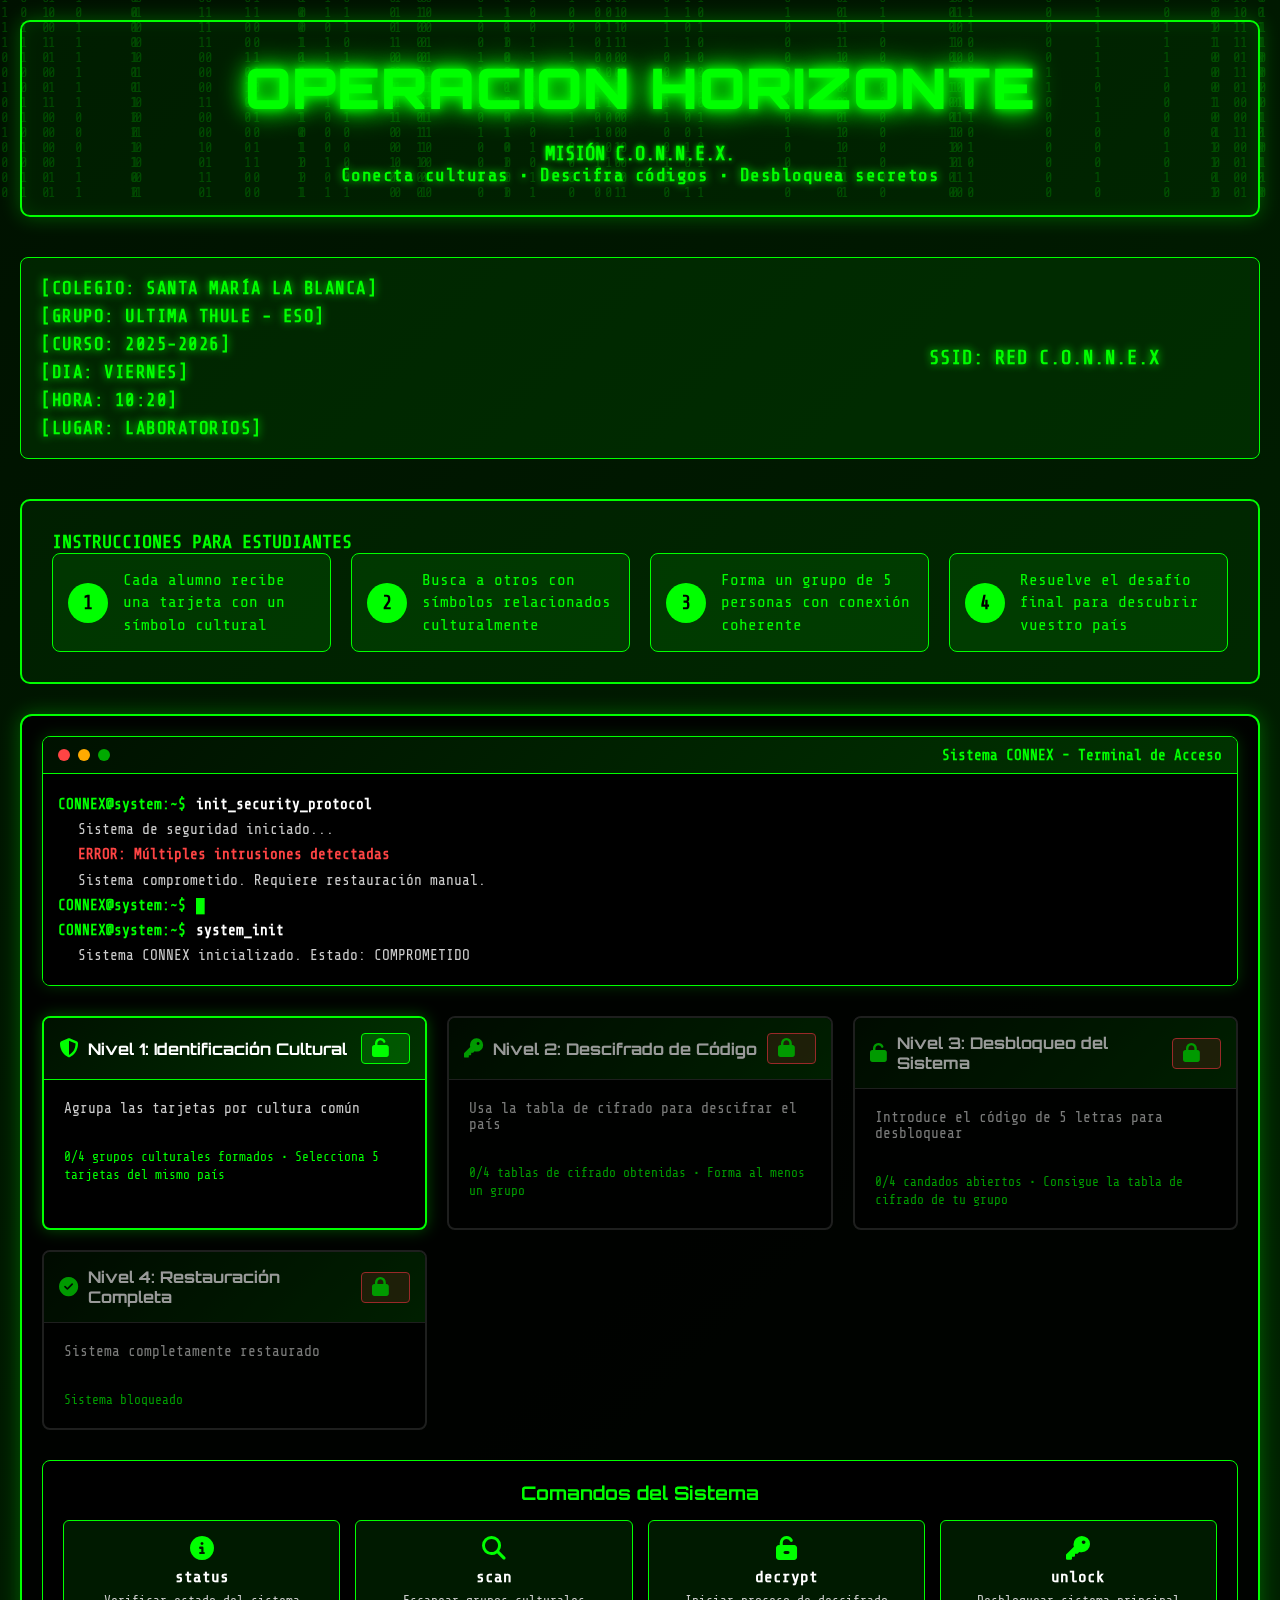
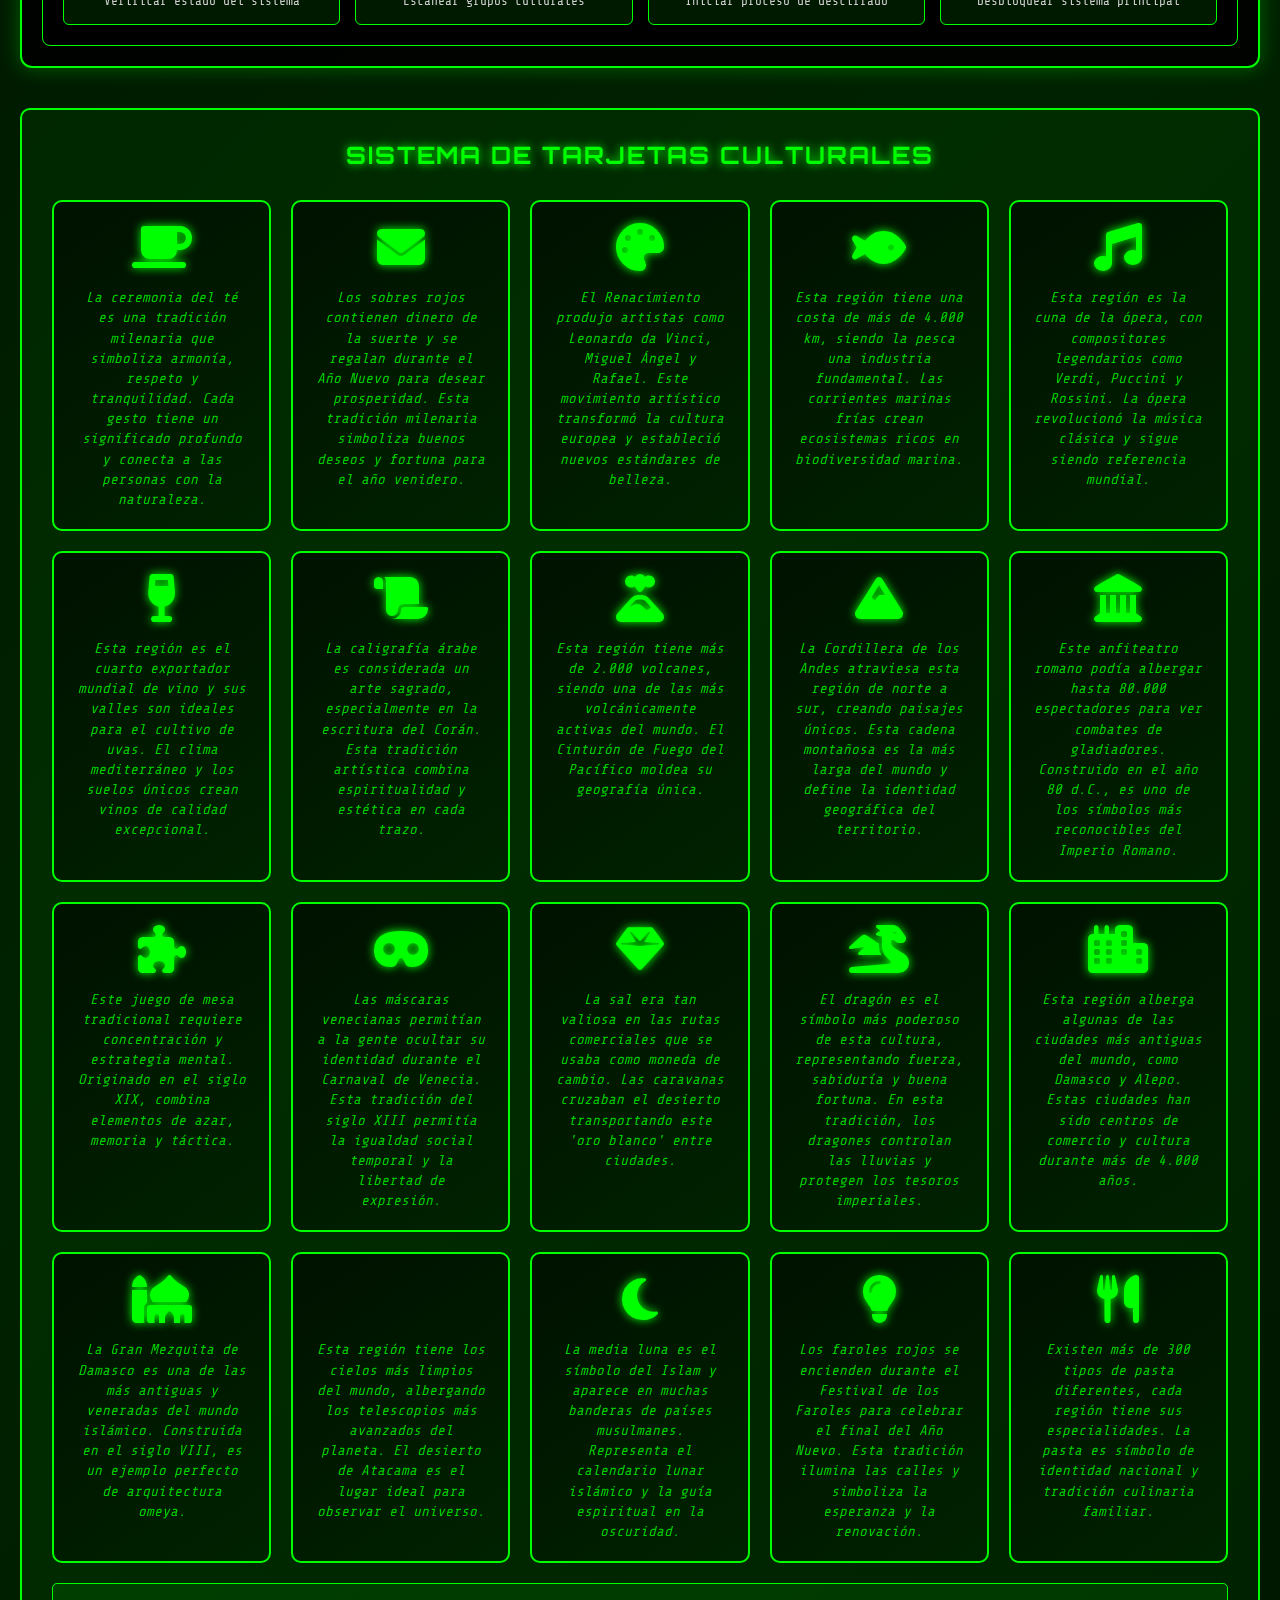
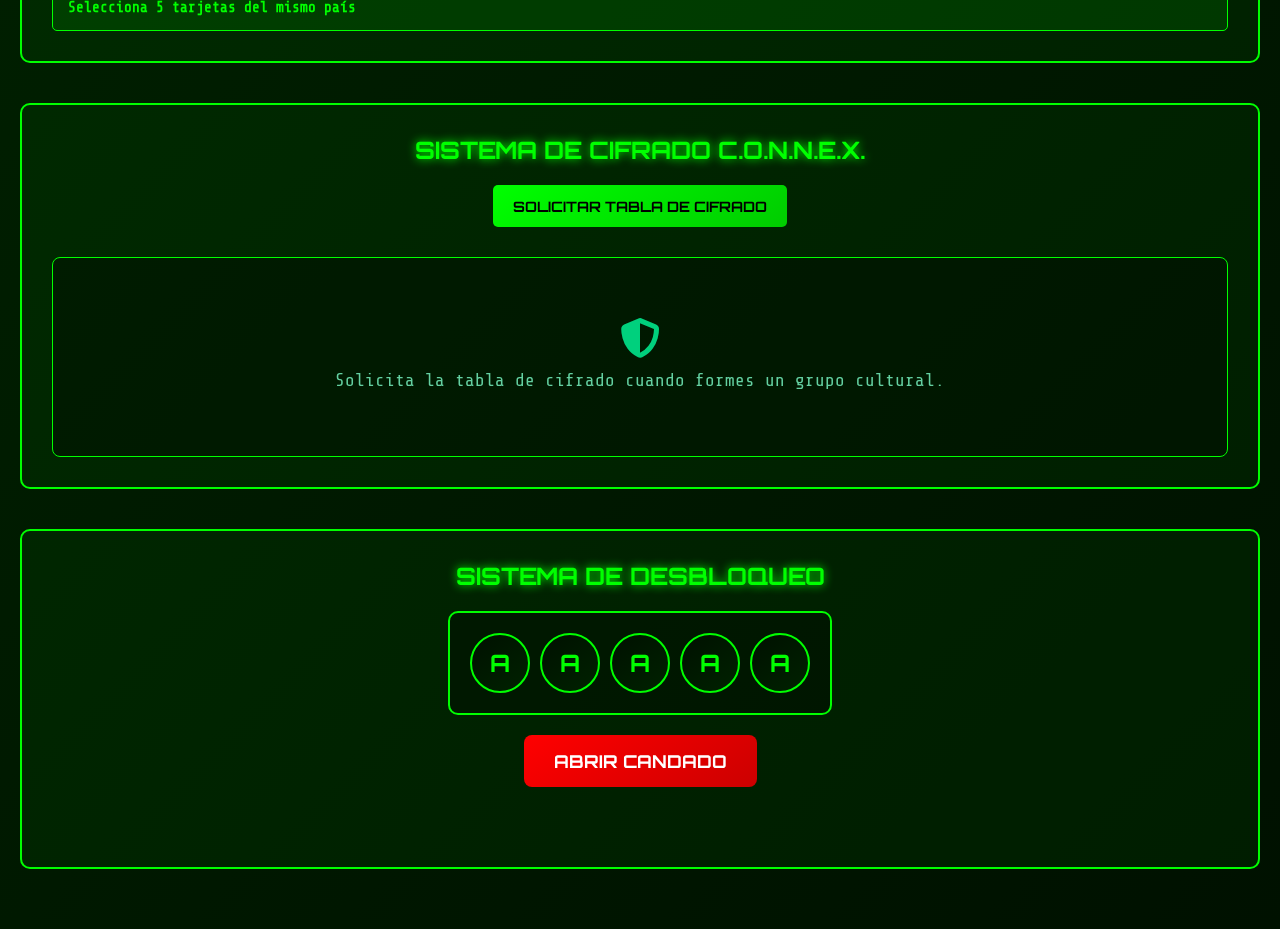
<file: index.html>
<!DOCTYPE html>
<html lang="es">
<head>
    <meta charset="UTF-8">
    <meta name="viewport" content="width=device-width, initial-scale=1.0">
    <title>OPERACION HORIZONTE - Misión C.O.N.N.E.X.</title>
    <link rel="stylesheet" href="styles.css">
    <link href="https://fonts.googleapis.com/css2?family=Orbitron:wght@400;700;900&family=Share+Tech+Mono&display=swap" rel="stylesheet">
    <link rel="stylesheet" href="https://cdnjs.cloudflare.com/ajax/libs/font-awesome/6.4.0/css/all.min.css">
</head>
<body>
    <!-- Efecto de lluvia digital -->
    <div id="matrix-rain"></div>
    
    <!-- Contenedor principal -->
    <div class="container">
        <!-- Header principal -->
        <header class="main-header">
            <div class="glitch-container">
                <h1 class="glitch-title" data-text="OPERACION HORIZONTE">OPERACION HORIZONTE</h1>
            </div>
            <div class="subtitle">
                <span class="terminal-text">MISIÓN C.O.N.N.E.X.</span>
            </div>
            <div class="info-line">Conecta culturas • Descifra códigos • Desbloquea secretos</div>
        </header>

        <!-- Información del evento -->
        <div class="event-info">
            <div class="info-block">
                <div class="info-line">[COLEGIO: SANTA MARÍA LA BLANCA]</div>
                <div class="info-line">[GRUPO: ULTIMA THULE - ESO]</div>
                <div class="info-line">[CURSO: 2025-2026]</div>
                <div class="info-line">[DIA: VIERNES]</div>
                <div class="info-line">[HORA: 10:20]</div>
                <div class="info-line">[LUGAR: LABORATORIOS]</div>
            </div>
            <div class="ssid-info">
                <span class="ssid-text">SSID: RED C.O.N.N.E.X</span>
            </div>
        </div>

        <!-- Instrucciones para Estudiantes -->
        <div class="student-instructions">
            <h3>INSTRUCCIONES PARA ESTUDIANTES</h3>
            <div class="instruction-steps">
                <div class="step">
                    <span class="step-number">1</span>
                    <span class="step-text">Cada alumno recibe una tarjeta con un símbolo cultural</span>
                </div>
                <div class="step">
                    <span class="step-number">2</span>
                    <span class="step-text">Busca a otros con símbolos relacionados culturalmente</span>
                </div>
                <div class="step">
                    <span class="step-number">3</span>
                    <span class="step-text">Forma un grupo de 5 personas con conexión coherente</span>
                </div>
                <div class="step">
                    <span class="step-number">4</span>
                    <span class="step-text">Resuelve el desafío final para descubrir vuestro país</span>
                </div>
            </div>
        </div>

        <!-- Sistema de Ventanas Progresivas -->
        <div class="hack-system">
            <div class="terminal-window" id="terminalWindow">
                <div class="terminal-header">
                    <div class="terminal-buttons">
                        <span class="btn-close"></span>
                        <span class="btn-minimize"></span>
                        <span class="btn-maximize"></span>
                    </div>
                    <div class="terminal-title">Sistema CONNEX - Terminal de Acceso</div>
                </div>
                <div class="terminal-body">
                    <div class="terminal-output" id="terminalOutput">
                        <div class="terminal-line">
                            <span class="prompt">CONNEX@system:~$</span> 
                            <span class="command">init_security_protocol</span>
                        </div>
                        <div class="terminal-line">
                            <span class="output">Sistema de seguridad iniciado...</span>
                        </div>
                        <div class="terminal-line">
                            <span class="output error">ERROR: Múltiples intrusiones detectadas</span>
                        </div>
                        <div class="terminal-line">
                            <span class="output">Sistema comprometido. Requiere restauración manual.</span>
                        </div>
                        <div class="terminal-line">
                            <span class="prompt">CONNEX@system:~$</span> 
                            <span class="cursor">█</span>
                        </div>
                    </div>
                </div>
            </div>

            <div class="progress-windows">
                <div class="window-level" id="level1" data-level="1">
                    <div class="window-header">
                        <i class="fas fa-shield-alt"></i>
                        <span>Nivel 1: Identificación Cultural</span>
                        <div class="window-status locked">
                            <i class="fas fa-lock"></i>
                        </div>
                    </div>
                    <div class="window-content">
                        <p>Agrupa las tarjetas por cultura común</p>
                        <div class="progress-indicator">
                            <div class="progress-bar">
                                <div class="progress-fill" style="width: 0%"></div>
                            </div>
                            <span class="progress-text">0/4 grupos completados</span>
                        </div>
                    </div>
                </div>

                <div class="window-level" id="level2" data-level="2">
                    <div class="window-header">
                        <i class="fas fa-key"></i>
                        <span>Nivel 2: Descifrado de Código</span>
                        <div class="window-status locked">
                            <i class="fas fa-lock"></i>
                        </div>
                    </div>
                    <div class="window-content">
                        <p>Usa la tabla de cifrado para descifrar el país</p>
                        <div class="progress-indicator">
                            <div class="progress-bar">
                                <div class="progress-fill" style="width: 0%"></div>
                            </div>
                            <span class="progress-text">0/4 países descifrados</span>
                        </div>
                    </div>
                </div>

                <div class="window-level" id="level3" data-level="3">
                    <div class="window-header">
                        <i class="fas fa-unlock"></i>
                        <span>Nivel 3: Desbloqueo del Sistema</span>
                        <div class="window-status locked">
                            <i class="fas fa-lock"></i>
                        </div>
                    </div>
                    <div class="window-content">
                        <p>Introduce el código de 5 letras para desbloquear</p>
                        <div class="progress-indicator">
                            <div class="progress-bar">
                                <div class="progress-fill" style="width: 0%"></div>
                            </div>
                            <span class="progress-text">0/4 candados abiertos</span>
                        </div>
                    </div>
                </div>

                <div class="window-level" id="level4" data-level="4">
                    <div class="window-header">
                        <i class="fas fa-check-circle"></i>
                        <span>Nivel 4: Restauración Completa</span>
                        <div class="window-status locked">
                            <i class="fas fa-lock"></i>
                        </div>
                    </div>
                    <div class="window-content">
                        <p>Sistema completamente restaurado</p>
                        <div class="progress-indicator">
                            <div class="progress-bar">
                                <div class="progress-fill" style="width: 0%"></div>
                            </div>
                            <span class="progress-text">Misión completada</span>
                        </div>
                    </div>
                </div>
            </div>

            <div class="system-commands">
                <div class="command-panel">
                    <h3>Comandos del Sistema</h3>
                    <div class="command-list">
                        <div class="command-item" data-command="status">
                            <i class="fas fa-info-circle"></i>
                            <span>status</span>
                            <small>Verificar estado del sistema</small>
                        </div>
                        <div class="command-item" data-command="scan">
                            <i class="fas fa-search"></i>
                            <span>scan</span>
                            <small>Escanear grupos culturales</small>
                        </div>
                        <div class="command-item" data-command="decrypt">
                            <i class="fas fa-unlock-alt"></i>
                            <span>decrypt</span>
                            <small>Iniciar proceso de descifrado</small>
                        </div>
                        <div class="command-item" data-command="unlock">
                            <i class="fas fa-key"></i>
                            <span>unlock</span>
                            <small>Desbloquear sistema principal</small>
                        </div>
                    </div>
                </div>
            </div>
        </div>

        <!-- Sistema de Tarjetas Culturales -->
        <div class="card-section">
            <h2 class="section-title">SISTEMA DE TARJETAS CULTURALES</h2>
            <div class="card-grid" id="cardGrid">
                <!-- Las tarjetas se generarán dinámicamente -->
            </div>
            <div class="group-status" id="groupStatus">
                <span>Selecciona 5 tarjetas del mismo país</span>
            </div>
        </div>

        <!-- Sistema de Tablas de Cifrado -->
        <div class="cipher-system">
            <h2 class="section-title">SISTEMA DE CIFRADO C.O.N.N.E.X.</h2>
            <div class="cipher-controls">
                <button id="requestTable" class="action-btn" aria-describedby="table-help">SOLICITAR TABLA DE CIFRADO</button>
                <div id="table-help" class="sr-only">Solicita la tabla de cifrado para tu grupo</div>
            </div>
            <div class="cipher-display" id="cipherDisplay" role="region" aria-label="Tabla de cifrado">
                <!-- La tabla se mostrará aquí -->
            </div>
        </div>

        <!-- Sistema de Candado -->
        <div class="lock-system">
            <h2 class="section-title">SISTEMA DE DESBLOQUEO</h2>
            <div class="lock-container">
                <div class="lock-display">
                    <div class="lock-wheel" id="wheel1" tabindex="0" role="button" aria-label="Rueda 1 del candado">A</div>
                    <div class="lock-wheel" id="wheel2" tabindex="0" role="button" aria-label="Rueda 2 del candado">A</div>
                    <div class="lock-wheel" id="wheel3" tabindex="0" role="button" aria-label="Rueda 3 del candado">A</div>
                    <div class="lock-wheel" id="wheel4" tabindex="0" role="button" aria-label="Rueda 4 del candado">A</div>
                    <div class="lock-wheel" id="wheel5" tabindex="0" role="button" aria-label="Rueda 5 del candado">A</div>
                </div>
                <button id="unlockBtn" class="unlock-btn" aria-describedby="unlock-help">ABRIR CANDADO</button>
                <div id="unlock-help" class="sr-only">Intenta abrir el candado con la combinación correcta</div>
                <div id="lockStatus" class="lock-status" aria-live="polite"></div>
            </div>
        </div>

    </div>

    <!-- Modal de Mensaje Cultural -->
    <div id="culturalModal" class="modal" style="display: none;">
        <div class="modal-content">
            <div class="modal-header">
                <h2 id="culturalTitle" class="modal-title">Mensaje Cultural</h2>
                <span class="close-modal">&times;</span>
            </div>
            <div class="modal-body">
                <div id="culturalMessage" class="cultural-message">
                    <!-- El mensaje se insertará aquí dinámicamente -->
                </div>
            </div>
        </div>
    </div>

    <!-- Scripts -->
    <script src="script.js"></script>
    <script>
        // Configurar como estudiante general (sin grupo específico)
        window.isFacilitator = false;
        window.currentGroup = null;
    </script>
</body>
</html>
</file>
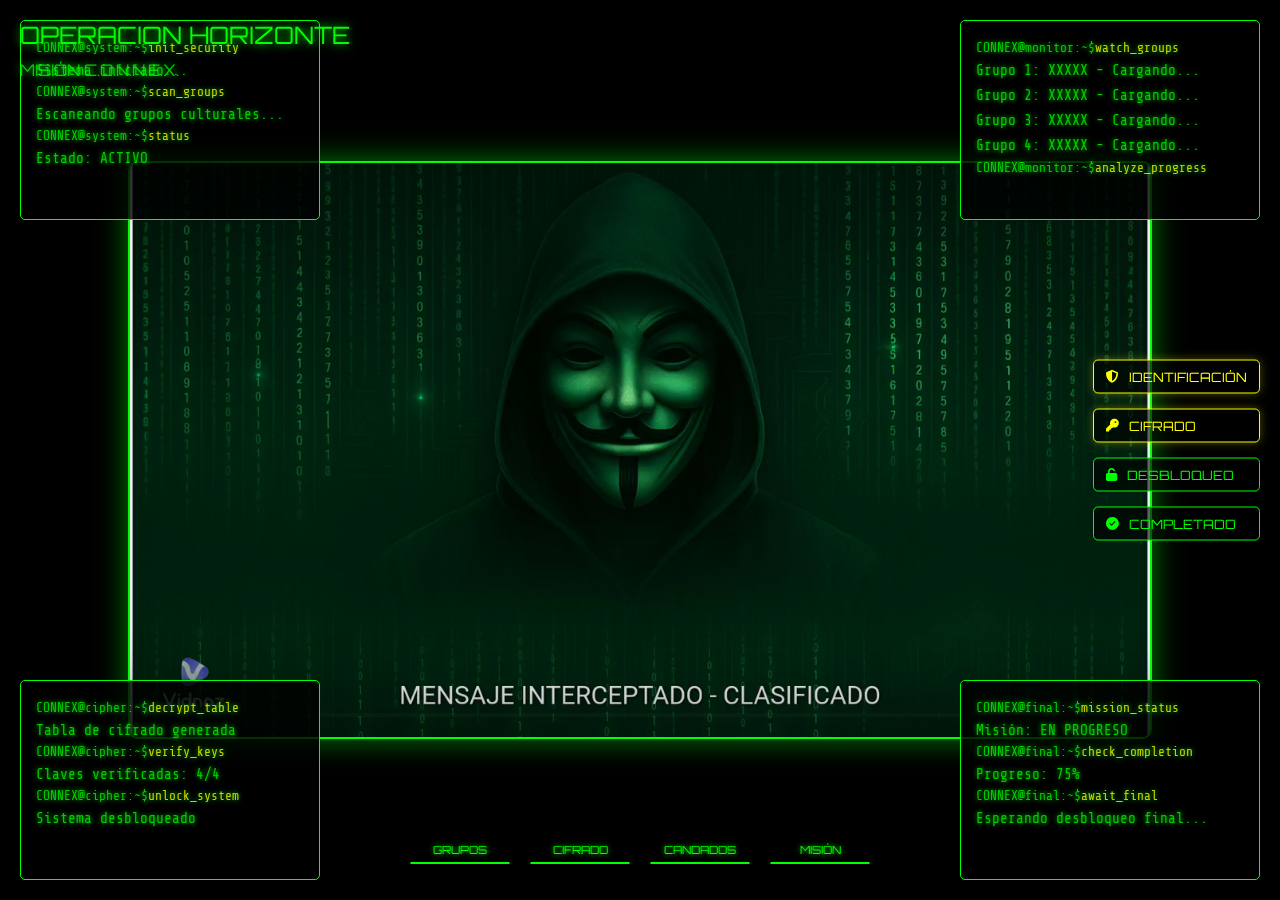
<file: video.html>
<!DOCTYPE html>
<html lang="es">
<head>
    <meta charset="UTF-8">
    <meta name="viewport" content="width=device-width, initial-scale=1.0">
    <title>OPERACION HORIZONTE - Video C.O.N.N.E.X.</title>
    <link rel="stylesheet" href="../styles.css">
    <link href="https://fonts.googleapis.com/css2?family=Orbitron:wght@400;700;900&family=Share+Tech+Mono&display=swap" rel="stylesheet">
    <link rel="stylesheet" href="https://cdnjs.cloudflare.com/ajax/libs/font-awesome/6.4.0/css/all.min.css">
    <style>
        body {
            margin: 0;
            padding: 0;
            background: #000;
            overflow: hidden;
            font-family: 'Orbitron', monospace;
        }
        
        .video-container {
            position: fixed;
            top: 0;
            left: 0;
            width: 100vw;
            height: 100vh;
            display: flex;
            align-items: center;
            justify-content: center;
            background: #000;
        }
        
        video {
            max-width: 80%;
            max-height: 80%;
            object-fit: contain;
            border: 2px solid #00ff00;
            border-radius: 10px;
            box-shadow: 0 0 30px rgba(0, 255, 0, 0.5);
        }
        
        .video-overlay {
            position: absolute;
            top: 20px;
            left: 20px;
            z-index: 10;
            color: #00ff00;
            font-family: 'Orbitron', monospace;
            text-shadow: 0 0 10px #00ff00;
        }
        
        .video-title {
            font-size: 1.5rem;
            margin-bottom: 10px;
        }
        
        .video-subtitle {
            font-size: 1rem;
            opacity: 0.8;
        }
        
        /* Sistema Hack alrededor del video */
        .hack-overlay {
            position: absolute;
            top: 0;
            left: 0;
            width: 100%;
            height: 100%;
            pointer-events: none;
            z-index: 5;
        }
        
        .terminal-corner {
            position: absolute;
            width: 300px;
            height: 200px;
            background: rgba(0, 0, 0, 0.8);
            border: 1px solid #00ff00;
            border-radius: 5px;
            padding: 15px;
            font-family: 'Share Tech Mono', monospace;
            font-size: 0.8rem;
            color: #00ff00;
            text-shadow: 0 0 5px #00ff00;
        }
        
        .terminal-corner.top-left {
            top: 20px;
            left: 20px;
        }
        
        .terminal-corner.top-right {
            top: 20px;
            right: 20px;
        }
        
        .terminal-corner.bottom-left {
            bottom: 20px;
            left: 20px;
        }
        
        .terminal-corner.bottom-right {
            bottom: 20px;
            right: 20px;
        }
        
        .terminal-line {
            margin: 5px 0;
            opacity: 0.8;
        }
        
        .terminal-prompt {
            color: #00ff00;
        }
        
        .terminal-command {
            color: #ffff00;
        }
        
        .terminal-output {
            color: #00ff00;
        }
        
        .terminal-error {
            color: #ff0000;
        }
        
        .progress-bars {
            position: absolute;
            bottom: 20px;
            left: 50%;
            transform: translateX(-50%);
            display: flex;
            gap: 20px;
        }
        
        .progress-item {
            display: flex;
            flex-direction: column;
            align-items: center;
            gap: 5px;
        }
        
        .progress-label {
            font-size: 0.7rem;
            color: #00ff00;
            text-shadow: 0 0 5px #00ff00;
        }
        
        .progress-bar {
            width: 100px;
            height: 8px;
            background: rgba(0, 0, 0, 0.5);
            border: 1px solid #00ff00;
            border-radius: 4px;
            overflow: hidden;
        }
        
        .progress-fill {
            height: 100%;
            background: linear-gradient(90deg, #00ff00, #00ff9d);
            width: 0%;
            transition: width 2s ease;
            animation: pulse 2s infinite;
        }
        
        @keyframes pulse {
            0%, 100% { opacity: 1; }
            50% { opacity: 0.7; }
        }
        
        .status-indicators {
            position: absolute;
            top: 50%;
            right: 20px;
            transform: translateY(-50%);
            display: flex;
            flex-direction: column;
            gap: 15px;
        }
        
        .status-indicator {
            display: flex;
            align-items: center;
            gap: 10px;
            padding: 8px 12px;
            background: rgba(0, 0, 0, 0.6);
            border: 1px solid #00ff00;
            border-radius: 5px;
            color: #00ff00;
            font-size: 0.8rem;
        }
        
        .status-indicator.active {
            border-color: #ffff00;
            color: #ffff00;
            box-shadow: 0 0 10px rgba(255, 255, 0, 0.3);
        }
        
        .status-indicator.completed {
            border-color: #00ff9d;
            color: #00ff9d;
            box-shadow: 0 0 10px rgba(0, 255, 157, 0.3);
        }
        
        .matrix-rain {
            position: absolute;
            top: 0;
            left: 0;
            width: 100%;
            height: 100%;
            pointer-events: none;
            z-index: 1;
        }
        
        .matrix-column {
            position: absolute;
            top: -100%;
            color: #00ff00;
            font-family: 'Share Tech Mono', monospace;
            font-size: 0.8rem;
            opacity: 0.3;
            animation: matrix-fall linear infinite;
        }
        
        @keyframes matrix-fall {
            0% { top: -100%; }
            100% { top: 100%; }
        }
    </style>
</head>
<body>
    <!-- Efecto Matrix Rain -->
    <div class="matrix-rain" id="matrixRain"></div>
    
    <!-- Contenedor del video -->
    <div class="video-container">
        <!-- Overlay con información -->
        <div class="video-overlay">
            <div class="video-title">OPERACION HORIZONTE</div>
            <div class="video-subtitle">MISIÓN C.O.N.N.E.X.</div>
        </div>

        <!-- Sistema Hack alrededor del video -->
        <div class="hack-overlay">
            <!-- Terminales en las esquinas -->
            <div class="terminal-corner top-left">
                <div class="terminal-line">
                    <span class="terminal-prompt">CONNEX@system:~$</span> 
                    <span class="terminal-command">init_security</span>
                </div>
                <div class="terminal-line">
                    <span class="terminal-output">Sistema iniciado...</span>
                </div>
                <div class="terminal-line">
                    <span class="terminal-prompt">CONNEX@system:~$</span> 
                    <span class="terminal-command">scan_groups</span>
                </div>
                <div class="terminal-line">
                    <span class="terminal-output">Escaneando grupos culturales...</span>
                </div>
                <div class="terminal-line">
                    <span class="terminal-prompt">CONNEX@system:~$</span> 
                    <span class="terminal-command">status</span>
                </div>
                <div class="terminal-line">
                    <span class="terminal-output">Estado: ACTIVO</span>
            </div>
        </div>

            <div class="terminal-corner top-right">
                <div class="terminal-line">
                    <span class="terminal-prompt">CONNEX@monitor:~$</span> 
                    <span class="terminal-command">watch_groups</span>
                </div>
                        <div class="terminal-line">
                    <span class="terminal-output">Grupo 1: XXXXX - Cargando...</span>
                        </div>
                        <div class="terminal-line">
                    <span class="terminal-output">Grupo 2: XXXXX - Cargando...</span>
                        </div>
                        <div class="terminal-line">
                    <span class="terminal-output">Grupo 3: XXXXX - Cargando...</span>
                        </div>
                        <div class="terminal-line">
                    <span class="terminal-output">Grupo 4: XXXXX - Cargando...</span>
                        </div>
                        <div class="terminal-line">
                    <span class="terminal-prompt">CONNEX@monitor:~$</span> 
                    <span class="terminal-command">analyze_progress</span>
                </div>
            </div>

            <div class="terminal-corner bottom-left">
                <div class="terminal-line">
                    <span class="terminal-prompt">CONNEX@cipher:~$</span> 
                    <span class="terminal-command">decrypt_table</span>
                </div>
                <div class="terminal-line">
                    <span class="terminal-output">Tabla de cifrado generada</span>
                </div>
                <div class="terminal-line">
                    <span class="terminal-prompt">CONNEX@cipher:~$</span> 
                    <span class="terminal-command">verify_keys</span>
                        </div>
                <div class="terminal-line">
                    <span class="terminal-output">Claves verificadas: 4/4</span>
                    </div>
                <div class="terminal-line">
                    <span class="terminal-prompt">CONNEX@cipher:~$</span> 
                    <span class="terminal-command">unlock_system</span>
                            </div>
                <div class="terminal-line">
                    <span class="terminal-output">Sistema desbloqueado</span>
                        </div>
                    </div>
            
            <div class="terminal-corner bottom-right">
                <div class="terminal-line">
                    <span class="terminal-prompt">CONNEX@final:~$</span> 
                    <span class="terminal-command">mission_status</span>
                </div>
                <div class="terminal-line">
                    <span class="terminal-output">Misión: EN PROGRESO</span>
                </div>
                <div class="terminal-line">
                    <span class="terminal-prompt">CONNEX@final:~$</span> 
                    <span class="terminal-command">check_completion</span>
                        </div>
                <div class="terminal-line">
                    <span class="terminal-output">Progreso: 75%</span>
                    </div>
                <div class="terminal-line">
                    <span class="terminal-prompt">CONNEX@final:~$</span> 
                    <span class="terminal-command">await_final</span>
                            </div>
                <div class="terminal-line">
                    <span class="terminal-output">Esperando desbloqueo final...</span>
                        </div>
                    </div>
            
            <!-- Indicadores de estado -->
            <div class="status-indicators">
                <div class="status-indicator active">
                    <i class="fas fa-shield-alt"></i>
                    <span>IDENTIFICACIÓN</span>
                </div>
                <div class="status-indicator active">
                    <i class="fas fa-key"></i>
                    <span>CIFRADO</span>
                </div>
                <div class="status-indicator">
                        <i class="fas fa-unlock"></i>
                    <span>DESBLOQUEO</span>
                </div>
                <div class="status-indicator">
                    <i class="fas fa-check-circle"></i>
                    <span>COMPLETADO</span>
                        </div>
                    </div>
            
            <!-- Barras de progreso -->
            <div class="progress-bars">
                <div class="progress-item">
                    <div class="progress-label">GRUPOS</div>
                            <div class="progress-bar">
                        <div class="progress-fill" style="width: 100%"></div>
                    </div>
                </div>
                <div class="progress-item">
                    <div class="progress-label">CIFRADO</div>
                    <div class="progress-bar">
                        <div class="progress-fill" style="width: 100%"></div>
                    </div>
                </div>
                <div class="progress-item">
                    <div class="progress-label">CANDADOS</div>
                            <div class="progress-bar">
                        <div class="progress-fill" style="width: 75%"></div>
                    </div>
                </div>
                <div class="progress-item">
                    <div class="progress-label">MISIÓN</div>
                    <div class="progress-bar">
                        <div class="progress-fill" style="width: 75%"></div>
                    </div>
                </div>
            </div>
        </div>

        <!-- Video incrustado -->
        <video id="connexVideo" controls autoplay muted>
            <source src="CONNEX.mp4" type="video/mp4">
            Tu navegador no soporta el elemento de video.
        </video>
    </div>

    <script>
        // Configuración del video
        const video = document.getElementById('connexVideo');
        
        // Reproducir automáticamente cuando esté listo
        video.addEventListener('loadeddata', function() {
            video.play().catch(e => {
                console.log('Autoplay bloqueado:', e);
            });
        });
        
        // Ocultar overlay después de 3 segundos
        setTimeout(() => {
            const overlay = document.querySelector('.video-overlay');
            overlay.style.opacity = '0';
            overlay.style.transition = 'opacity 1s ease-out';
        }, 3000);
        
        // Mostrar overlay al hacer hover
        document.addEventListener('mousemove', function() {
            const overlay = document.querySelector('.video-overlay');
            overlay.style.opacity = '1';
            overlay.style.transition = 'opacity 0.3s ease-in';
        });
        
        // Ocultar overlay después de 2 segundos sin movimiento
        let hideTimeout;
        document.addEventListener('mousemove', function() {
            clearTimeout(hideTimeout);
            hideTimeout = setTimeout(() => {
                const overlay = document.querySelector('.video-overlay');
                overlay.style.opacity = '0';
                overlay.style.transition = 'opacity 1s ease-out';
            }, 2000);
        });
        
        // Efecto Matrix Rain
        function createMatrixRain() {
            const matrixRain = document.getElementById('matrixRain');
            const characters = '01ABCDEFGHIJKLMNOPQRSTUVWXYZ';
            
            for (let i = 0; i < 50; i++) {
                const column = document.createElement('div');
                column.className = 'matrix-column';
                column.style.left = Math.random() * 100 + '%';
                column.style.animationDuration = (Math.random() * 3 + 2) + 's';
                column.style.animationDelay = Math.random() * 2 + 's';
                
                let text = '';
                for (let j = 0; j < 20; j++) {
                    text += characters[Math.floor(Math.random() * characters.length)] + '<br>';
                }
                column.innerHTML = text;
                
                matrixRain.appendChild(column);
            }
        }
        
        // Efectos dinámicos en terminales
        function animateTerminals() {
            const terminals = document.querySelectorAll('.terminal-corner');
            terminals.forEach((terminal, index) => {
                setTimeout(() => {
                    terminal.style.opacity = '0';
                    terminal.style.transform = 'scale(0.8)';
                    terminal.style.transition = 'all 0.5s ease';
                    
                    setTimeout(() => {
                        terminal.style.opacity = '1';
                        terminal.style.transform = 'scale(1)';
                    }, 200);
                }, index * 500);
            });
        }
        
        // Animación de barras de progreso
        function animateProgressBars() {
            const progressBars = document.querySelectorAll('.progress-fill');
            progressBars.forEach((bar, index) => {
                setTimeout(() => {
                    const width = bar.style.width;
                    bar.style.width = '0%';
                    setTimeout(() => {
                        bar.style.width = width;
                    }, 100);
                }, index * 300);
            });
        }
        
        // Cambio dinámico de indicadores de estado
        function animateStatusIndicators() {
            const indicators = document.querySelectorAll('.status-indicator');
            let currentIndex = 0;
            
            setInterval(() => {
                indicators.forEach((indicator, index) => {
                    if (index <= currentIndex) {
                        indicator.classList.add('active');
                    } else {
                        indicator.classList.remove('active');
                    }
                });
                
                currentIndex = (currentIndex + 1) % indicators.length;
            }, 3000);
        }
        
        // Actualización dinámica de terminales
        function updateTerminals() {
            const terminals = document.querySelectorAll('.terminal-corner');
            const commands = [
                'scan_groups', 'analyze_data', 'decrypt_keys', 'unlock_system',
                'monitor_progress', 'verify_connections', 'check_status', 'finalize_mission'
            ];
            
            setInterval(() => {
                terminals.forEach(terminal => {
                    const lastLine = terminal.querySelector('.terminal-line:last-child');
                    if (lastLine && lastLine.querySelector('.terminal-prompt')) {
                        const newLine = document.createElement('div');
                        newLine.className = 'terminal-line';
                        newLine.innerHTML = `
                            <span class="terminal-prompt">CONNEX@system:~$</span> 
                            <span class="terminal-command">${commands[Math.floor(Math.random() * commands.length)]}</span>
                        `;
                        terminal.appendChild(newLine);
                        
                        // Mantener solo las últimas 6 líneas
                        const lines = terminal.querySelectorAll('.terminal-line');
                        if (lines.length > 6) {
                            terminal.removeChild(lines[0]);
                        }
                    }
                });
            }, 5000);
        }
        
        // Inicializar efectos
        document.addEventListener('DOMContentLoaded', function() {
            createMatrixRain();
            animateTerminals();
            animateProgressBars();
            animateStatusIndicators();
            updateTerminals();
        });
    </script>
</body>
</html>
</html>
</file>
<file: styles.css>
/* Reset y configuración base */
* {
    margin: 0;
    padding: 0;
    box-sizing: border-box;
}

body {
    font-family: 'Share Tech Mono', monospace;
    background: linear-gradient(135deg, #001100, #002200, #001100);
    color: #00ff00;
    overflow-x: hidden;
    min-height: 100vh;
    position: relative;
}

/* Efecto de lluvia digital Matrix */
#matrix-rain {
    position: fixed;
    top: 0;
    left: 0;
    width: 100%;
    height: 100%;
    pointer-events: none;
    z-index: 1;
    opacity: 0.2;
}

#matrix-rain::before {
    content: '';
    position: absolute;
    top: 0;
    left: 0;
    width: 100%;
    height: 100%;
    background-image: 
        linear-gradient(90deg, transparent 98%, #00ff00 100%),
        linear-gradient(0deg, transparent 98%, #00ff00 100%);
    background-size: 20px 20px;
    animation: matrixRain 20s linear infinite;
}

@keyframes matrixRain {
    0% { transform: translateY(-100%); }
    100% { transform: translateY(100vh); }
}

/* Contenedor principal */
.container {
    position: relative;
    z-index: 10;
    max-width: 1400px;
    margin: 0 auto;
    padding: 20px;
}

/* Header principal */
.main-header {
    text-align: center;
    margin-bottom: 40px;
    padding: 30px 0;
    border: 2px solid #00ff00;
    border-radius: 10px;
    background: rgba(0, 255, 0, 0.05);
    box-shadow: 
        0 0 20px rgba(0, 255, 0, 0.3),
        inset 0 0 20px rgba(0, 255, 0, 0.1);
}

.glitch-container {
    position: relative;
    margin-bottom: 20px;
    text-align: center;
}

.glitch-title {
    font-family: 'Orbitron', monospace;
    font-size: 3.5rem;
    font-weight: 900;
    color: #00ff00;
    text-shadow: 
        0 0 10px #00ff00,
        0 0 20px #00ff00,
        0 0 30px #00ff00;
    letter-spacing: 1px;
    display: inline-block;
}


.subtitle {
    display: flex;
    flex-direction: column;
    gap: 10px;
}

.terminal-text {
    font-size: 1.2rem;
    color: #00ff00;
    text-shadow: 0 0 5px #00ff00;
    animation: blink 2s infinite;
    font-weight: bold;
}

@keyframes blink {
    0%, 50% { opacity: 1; }
    51%, 100% { opacity: 0.3; }
}

/* Información del evento */
.event-info {
    display: grid;
    grid-template-columns: 2fr 1fr;
    gap: 30px;
    margin-bottom: 40px;
    padding: 20px;
    border: 1px solid #00ff00;
    border-radius: 8px;
    background: rgba(0, 255, 0, 0.08);
}

.info-block {
    display: flex;
    flex-direction: column;
    gap: 8px;
}

.info-line {
    font-size: 1.1rem;
    color: #00ff00;
    text-shadow: 0 0 9px #00ff00;
    font-family: 'Share Tech Mono', monospace;
    font-weight: bold;
    letter-spacing: 0.5px;
}

.group-badge {
    display: flex;
    align-items: center;
    justify-content: center;
    gap: 10px;
    margin-top: 15px;
    padding: 10px 20px;
    background: rgba(0, 255, 0, 0.1);
    border: 2px solid #00ff00;
    border-radius: 25px;
    font-family: 'Orbitron', monospace;
    font-weight: bold;
    font-size: 1rem;
    color: #00ff00;
    text-transform: uppercase;
    letter-spacing: 1px;
}

.group-badge i {
    font-size: 1.2rem;
    animation: pulse 2s infinite;
}

@keyframes pulse {
    0%, 100% { opacity: 1; }
    50% { opacity: 0.7; }
}

/* Notificaciones */
.notification {
    position: fixed;
    top: 20px;
    right: 20px;
    padding: 15px 20px;
    border-radius: 5px;
    font-family: 'Share Tech Mono', monospace;
    font-weight: bold;
    z-index: 1000;
    animation: slideInRight 0.3s ease-out;
    max-width: 300px;
    word-wrap: break-word;
}

.notification.success {
    background: rgba(0, 255, 0, 0.2);
    border: 1px solid #00ff00;
    color: #00ff00;
}

.notification.error {
    background: rgba(255, 0, 0, 0.2);
    border: 1px solid #ff0000;
    color: #ff0000;
}

@keyframes slideInRight {
    from {
        transform: translateX(100%);
        opacity: 0;
    }
    to {
        transform: translateX(0);
        opacity: 1;
    }
}

/* Animaciones para modales de alerta */
@keyframes fadeIn {
    from {
        opacity: 0;
    }
    to {
        opacity: 1;
    }
}

@keyframes fadeOut {
    from {
        opacity: 1;
    }
    to {
        opacity: 0;
    }
}

@keyframes slideInScale {
    from {
        transform: scale(0.5) translateY(-50px);
        opacity: 0;
    }
    to {
        transform: scale(1) translateY(0);
        opacity: 1;
    }
}

/* Estilos para modales de alerta */
.alert-modal {
    position: fixed;
    top: 0;
    left: 0;
    width: 100%;
    height: 100%;
    background: rgba(0, 0, 0, 0.8);
    display: flex;
    justify-content: center;
    align-items: center;
    z-index: 10000;
    animation: fadeIn 0.3s ease-out;
}

.alert-content {
    background: linear-gradient(145deg, #001100, #002200);
    border: 3px solid #00ff00;
    border-radius: 15px;
    padding: 40px;
    text-align: center;
    max-width: 500px;
    width: 90%;
    position: relative;
    box-shadow: 0 0 30px rgba(0, 255, 0, 0.5);
    animation: slideInScale 0.4s ease-out;
}

.alert-content.error {
    background: linear-gradient(145deg, #110000, #220000);
    border-color: #ff0000;
    box-shadow: 0 0 30px rgba(255, 0, 0, 0.5);
}

.alert-icon {
    font-size: 4rem;
    color: #00ff00;
    margin-bottom: 20px;
    animation: pulse 1s infinite;
}

.alert-content.error .alert-icon {
    color: #ff0000;
}

.alert-message {
    font-size: 1.5rem;
    color: #00ff00;
    font-family: 'Orbitron', monospace;
    font-weight: bold;
    line-height: 1.4;
    margin-bottom: 20px;
    text-shadow: 0 0 10px rgba(0, 255, 0, 0.5);
}

.alert-content.error .alert-message {
    color: #ff0000;
    text-shadow: 0 0 10px rgba(255, 0, 0, 0.5);
}

.alert-close {
    position: absolute;
    top: 15px;
    right: 15px;
    font-size: 1.5rem;
    color: #00ff00;
    cursor: pointer;
    opacity: 0.7;
    transition: opacity 0.3s ease;
}

.alert-close:hover {
    opacity: 1;
}

.alert-content.error .alert-close {
    color: #ff0000;
}

.ssid-info {
    display: flex;
    align-items: center;
    justify-content: center;
}

.ssid-text {
    font-size: 1.2rem;
    color: #00ff00;
    text-shadow: 
        /* 0 0 3px #00ff00, */
        /* 0 0 6px #00ff00, */
        0 0 9px #00ff00;
    font-weight: bold;
    letter-spacing: 1px;
    text-transform: uppercase;
}

/* Panel de control */
.control-panel {
    display: grid;
    grid-template-columns: 2fr 1fr;
    gap: 30px;
    margin-bottom: 40px;
}

.panel-section {
    padding: 20px;
    border: 1px solid #00ff00;
    border-radius: 8px;
    background: rgba(0, 255, 0, 0.05);
}

.section-title {
    font-family: 'Orbitron', monospace;
    font-size: 1.5rem;
    color: #00ff00;
    text-shadow: 0 0 10px #00ff00;
    margin-bottom: 20px;
    text-align: center;
}

/* Grid de tarjetas */
.card-grid {
    display: grid;
    grid-template-columns: repeat(auto-fit, minmax(200px, 1fr));
    gap: 15px;
}

.card {
    background: linear-gradient(145deg, rgba(0, 255, 0, 0.1), rgba(0, 255, 0, 0.05));
    border: 2px solid #00ff00;
    border-radius: 10px;
    padding: 20px;
    text-align: center;
    cursor: pointer;
    transition: all 0.3s ease;
    position: relative;
    overflow: hidden;
}

.card::before {
    content: '';
    position: absolute;
    top: -50%;
    left: -50%;
    width: 200%;
    height: 200%;
    background: linear-gradient(45deg, transparent, rgba(0, 255, 0, 0.1), transparent);
    transform: rotate(45deg);
    transition: all 0.5s ease;
    opacity: 0;
}

.card:hover::before {
    animation: scan 1s ease-in-out;
    opacity: 1;
}

.card:hover {
    transform: translateY(-5px);
    box-shadow: 
        0 10px 20px rgba(0, 255, 0, 0.3),
        0 0 30px rgba(0, 255, 0, 0.2);
    border-color: #00ff00;
}

@keyframes scan {
    0% { transform: translateX(-100%) translateY(-100%) rotate(45deg); }
    100% { transform: translateX(100%) translateY(100%) rotate(45deg); }
}

.card.selected {
    background: linear-gradient(145deg, rgba(0, 255, 0, 0.3), rgba(0, 255, 0, 0.2));
    border-color: #ffff00;
    box-shadow: 0 0 20px rgba(255, 255, 0, 0.5);
}

.card-symbol {
    font-size: 3rem;
    margin-bottom: 15px;
    display: block;
    color: #00ff00;
    text-shadow: 0 0 10px #00ff00;
    text-align: center;
}

.card-symbol i {
    font-family: 'Font Awesome 6 Free';
    font-weight: 900;
    font-style: normal;
}

.icon-fallback {
    font-size: 3rem;
    color: #00ff00;
    text-shadow: 0 0 10px #00ff00;
    margin-left: 10px;
}

.card-fact {
    font-size: 0.9rem;
    color: #00cc00;
    line-height: 1.4;
    text-align: center;
    font-family: 'Share Tech Mono', monospace;
}

/* Estado de grupos */
.groups-status {
    display: flex;
    flex-direction: column;
    gap: 20px;
}

.group-counter {
    display: flex;
    justify-content: space-between;
    align-items: center;
    padding: 15px;
    background: rgba(0, 255, 0, 0.1);
    border: 1px solid #00ff00;
    border-radius: 5px;
}

.counter-label {
    font-size: 1rem;
    color: #00ff00;
}

.counter-value {
    font-size: 1.5rem;
    font-weight: bold;
    color: #00ff00;
    text-shadow: 0 0 10px #00ff00;
}

/* Modales */
.modal {
    display: none;
    position: fixed;
    z-index: 1000;
    left: 0;
    top: 0;
    width: 100%;
    height: 100%;
    background-color: rgba(0, 0, 0, 0.8);
    backdrop-filter: blur(5px);
}

.modal-content {
    background: linear-gradient(145deg, #001100, #002200);
    margin: 5% auto;
    padding: 0;
    border: 2px solid #00ff00;
    border-radius: 10px;
    width: 90%;
    max-width: 800px;
    max-height: 80vh;
    overflow-y: auto;
    box-shadow: 
        0 0 30px rgba(0, 255, 0, 0.5),
        inset 0 0 30px rgba(0, 255, 0, 0.1);
    animation: modalSlideIn 0.3s ease-out;
}

@keyframes modalSlideIn {
    from {
        opacity: 0;
        transform: translateY(-50px);
    }
    to {
        opacity: 1;
        transform: translateY(0);
    }
}

.modal-header {
    display: flex;
    justify-content: space-between;
    align-items: center;
    padding: 20px;
    border-bottom: 1px solid #00ff00;
    background: rgba(0, 255, 0, 0.1);
}

.modal-title {
    font-family: 'Orbitron', monospace;
    font-size: 1.5rem;
    color: #00ff00;
    text-shadow: 0 0 10px #00ff00;
}

.close-modal {
    font-size: 2rem;
    color: #00ff00;
    cursor: pointer;
    transition: color 0.3s ease;
}

.close-modal:hover {
    color: #ff0000;
    text-shadow: 0 0 10px #ff0000;
}

.modal-body {
    padding: 30px;
}

.challenge-section {
    margin-bottom: 30px;
    padding: 20px;
    border: 1px solid #00ff00;
    border-radius: 8px;
    background: rgba(0, 255, 0, 0.05);
}

.challenge-section h3 {
    font-family: 'Orbitron', monospace;
    color: #00ff00;
    margin-bottom: 15px;
    text-shadow: 0 0 9px #00ff00;
}

.challenge-text {
    font-style: italic;
    color: #00cc00;
    margin-bottom: 15px;
    line-height: 1.5;
}

.symbol-order {
    display: flex;
    gap: 10px;
    flex-wrap: wrap;
    margin-bottom: 20px;
}

.symbol-item {
    padding: 10px;
    border: 1px solid #00ff00;
    border-radius: 5px;
    background: rgba(0, 255, 0, 0.1);
    text-align: center;
    min-width: 80px;
}

.symbol-item .symbol {
    font-size: 2rem;
    display: block;
    margin-bottom: 5px;
}

.symbol-item .word {
    font-size: 0.9rem;
    color: #00ff00;
}

.code-table {
    display: grid;
    grid-template-columns: repeat(auto-fit, minmax(120px, 1fr));
    gap: 10px;
    margin-bottom: 20px;
}

.code-item {
    display: flex;
    flex-direction: column;
    align-items: center;
    padding: 15px;
    border: 1px solid #00ff00;
    border-radius: 5px;
    background: rgba(0, 255, 0, 0.1);
}

.code-item .symbol {
    font-size: 2rem;
    margin-bottom: 8px;
}

.code-item .letter {
    font-size: 1.5rem;
    font-weight: bold;
    color: #00ff00;
    text-shadow: 0 0 9px #00ff00;
}

.anagram-input {
    display: flex;
    gap: 15px;
    align-items: center;
    margin-bottom: 20px;
}

#countryInput {
    flex: 1;
    padding: 12px;
    background: rgba(0, 0, 0, 0.5);
    border: 2px solid #00ff00;
    border-radius: 5px;
    color: #00ff00;
    font-family: 'Share Tech Mono', monospace;
    font-size: 1.1rem;
    text-transform: uppercase;
}

#countryInput:focus {
    outline: none;
    box-shadow: 0 0 15px rgba(0, 255, 0, 0.5);
}

.check-btn {
    padding: 12px 20px;
    background: linear-gradient(145deg, #00ff00, #00cc00);
    border: none;
    border-radius: 5px;
    color: #000;
    font-family: 'Orbitron', monospace;
    font-weight: bold;
    cursor: pointer;
    transition: all 0.3s ease;
}

.check-btn:hover {
    background: linear-gradient(145deg, #00cc00, #00ff00);
    box-shadow: 0 0 15px rgba(0, 255, 0, 0.5);
}

.result-message {
    padding: 15px;
    border-radius: 5px;
    text-align: center;
    font-weight: bold;
    font-size: 1.1rem;
}

.result-message.success {
    background: rgba(0, 255, 0, 0.2);
    border: 1px solid #00ff00;
    color: #00ff00;
}

.result-message.error {
    background: rgba(255, 0, 0, 0.2);
    border: 1px solid #ff0000;
    color: #ff0000;
}

/* Mensaje cultural */
.cultural-message {
    font-size: 1.1rem;
    line-height: 1.6;
    color: #00ff00;
    text-align: justify;
}

.cultural-message h4 {
    font-family: 'Orbitron', monospace;
    color: #00ff00;
    text-shadow: 0 0 10px #00ff00;
    margin-bottom: 20px;
    text-align: center;
}

/* Generador de Tarjetas */
.card-generator {
    margin: 40px 0;
    padding: 30px;
    border: 2px solid #00ff00;
    border-radius: 10px;
    background: rgba(0, 255, 0, 0.05);
}

.generator-controls {
    display: flex;
    gap: 15px;
    margin-bottom: 30px;
    flex-wrap: wrap;
    justify-content: center;
}

.action-btn {
    padding: 12px 20px;
    background: linear-gradient(145deg, #00ff00, #00cc00);
    border: none;
    border-radius: 5px;
    color: #000;
    font-family: 'Orbitron', monospace;
    font-weight: bold;
    cursor: pointer;
    transition: all 0.3s ease;
    text-transform: uppercase;
    font-size: 0.9rem;
}

.action-btn:hover {
    background: linear-gradient(145deg, #00cc00, #00ff00);
    box-shadow: 0 0 15px rgba(0, 255, 0, 0.5);
    transform: translateY(-2px);
}

.card-preview {
    display: grid;
    grid-template-columns: repeat(auto-fit, minmax(200px, 1fr));
    gap: 20px;
    margin-top: 20px;
}

.printable-card {
    background: linear-gradient(145deg, #001100, #002200);
    border: 2px solid #00ff00;
    border-radius: 10px;
    padding: 20px;
    text-align: center;
    box-shadow: 
        0 0 20px rgba(0, 255, 0, 0.3),
        inset 0 0 20px rgba(0, 255, 0, 0.1);
    page-break-inside: avoid;
    margin-bottom: 10px;
    position: relative;
    overflow: hidden;
}

.printable-card::before {
    content: '';
    position: absolute;
    top: -50%;
    left: -50%;
    width: 200%;
    height: 200%;
    background: linear-gradient(45deg, transparent, rgba(0, 255, 0, 0.05), transparent);
    transform: rotate(45deg);
    animation: cardScan 3s ease-in-out infinite;
}

@keyframes cardScan {
    0%, 100% { transform: translateX(-100%) translateY(-100%) rotate(45deg); }
    50% { transform: translateX(100%) translateY(100%) rotate(45deg); }
}

.printable-card .card-symbol {
    font-size: 3rem;
    margin-bottom: 15px;
    display: block;
    color: #00ff00;
    font-family: 'Font Awesome 6 Free', 'Orbitron', monospace;
    font-weight: 900;
    text-align: center;
}

.printable-card .card-symbol i {
    display: inline-block;
    font-style: normal;
    font-variant: normal;
    text-rendering: auto;
    line-height: 1;
}


.printable-card .card-fact {
    font-size: 0.9rem;
    color: #00cc00;
    line-height: 1.4;
    font-style: italic;
    font-family: 'Share Tech Mono', monospace;
}

.printable-card .card-number {
    position: absolute;
    top: 10px;
    right: 10px;
    font-size: 0.8rem;
    color: #00ff00;
    font-weight: bold;
    font-family: 'Share Tech Mono', monospace;
}

/* Estilos para impresión */
@media print {
    .card-generator {
        margin: 0;
        padding: 0;
        border: none;
        background: none;
    }
    
    .generator-controls {
        display: none;
    }
    
    .card-preview {
        display: grid;
        grid-template-columns: repeat(2, 1fr);
        gap: 10px;
    }
    
    .printable-card {
        background: linear-gradient(145deg, #001100, #002200) !important;
        border: 2px solid #00ff00 !important;
        margin: 0;
        padding: 15px;
        box-shadow: 0 0 10px rgba(0, 255, 0, 0.3) !important;
        -webkit-print-color-adjust: exact;
        color-adjust: exact;
    }
    
    .printable-card::before {
        display: none;
    }
    
    .printable-card .card-symbol {
        font-size: 2.5rem;
        color: #00ff00 !important;
    }
    
    
    .printable-card .card-fact {
        font-size: 0.8rem;
        color: #00cc00 !important;
    }
    
    .printable-card .card-number {
        color: #00ff00 !important;
    }
}

/* Accesibilidad */
.sr-only {
    position: absolute;
    width: 1px;
    height: 1px;
    padding: 0;
    margin: -1px;
    overflow: hidden;
    clip: rect(0, 0, 0, 0);
    white-space: nowrap;
    border: 0;
}

/* Sistema de Candado */
.card-section {
    margin: 40px 0;
    padding: 30px;
    border: 2px solid #00ff00;
    border-radius: 10px;
    background: rgba(0, 255, 0, 0.05);
}

.card-section .section-title {
    text-align: center;
    margin-bottom: 30px;
    color: #00ff00;
    font-family: 'Orbitron', monospace;
    font-weight: bold;
    font-size: 1.5rem;
    text-transform: uppercase;
    letter-spacing: 2px;
}

.group-status {
    text-align: center;
    margin-top: 20px;
    padding: 15px;
    background: rgba(0, 255, 0, 0.1);
    border: 1px solid #00ff00;
    border-radius: 5px;
    color: #00ff00;
    font-family: 'Share Tech Mono', monospace;
    font-weight: bold;
    transition: all 0.3s ease;
}

.group-status.success {
    background: rgba(0, 255, 0, 0.2);
    border-color: #00cc00;
    color: #00cc00;
    box-shadow: 0 0 10px rgba(0, 255, 0, 0.3);
}

.group-status.error {
    background: rgba(255, 0, 0, 0.1);
    border-color: #ff0000;
    color: #ff0000;
    box-shadow: 0 0 10px rgba(255, 0, 0, 0.3);
}

/* Estilos para las tarjetas */
.card-grid {
    display: grid;
    grid-template-columns: repeat(auto-fit, minmax(200px, 1fr));
    gap: 20px;
    margin-bottom: 20px;
}

.card {
    background: linear-gradient(145deg, #001100, #002200);
    border: 2px solid #00ff00;
    border-radius: 10px;
    padding: 20px;
    text-align: center;
    cursor: pointer;
    transition: all 0.3s ease;
    position: relative;
    overflow: hidden;
}

.card:hover {
    transform: translateY(-5px);
    box-shadow: 0 10px 20px rgba(0, 255, 0, 0.3);
    border-color: #00cc00;
}

.card.selected {
    background: linear-gradient(145deg, #002200, #003300);
    border-color: #00cc00;
    box-shadow: 0 0 20px rgba(0, 255, 0, 0.5);
}

.card-symbol {
    font-size: 3rem;
    margin-bottom: 15px;
    color: #00ff00;
    font-family: 'Font Awesome 6 Free', 'Orbitron', monospace;
    font-weight: 900;
}

.card-symbol i {
    display: inline-block;
    font-style: normal;
    font-variant: normal;
    text-rendering: auto;
    line-height: 1;
}

.card-fact {
    font-size: 0.9rem;
    color: #00cc00;
    line-height: 1.4;
    font-style: italic;
    font-family: 'Share Tech Mono', monospace;
}

.card-number {
    position: absolute;
    top: 10px;
    right: 10px;
    font-size: 0.8rem;
    color: #00ff00;
    font-weight: bold;
    background: rgba(0, 0, 0, 0.7);
    padding: 5px 8px;
    border-radius: 3px;
}

.lock-system {
    margin: 40px 0;
    padding: 30px;
    border: 2px solid #00ff00;
    border-radius: 10px;
    background: rgba(0, 255, 0, 0.05);
}

.lock-container {
    display: flex;
    flex-direction: column;
    align-items: center;
    gap: 20px;
}

.lock-display {
    display: flex;
    gap: 10px;
    padding: 20px;
    background: rgba(0, 0, 0, 0.3);
    border: 2px solid #00ff00;
    border-radius: 10px;
}

.lock-wheel {
    width: 60px;
    height: 60px;
    background: linear-gradient(145deg, #001100, #002200);
    border: 2px solid #00ff00;
    border-radius: 50%;
    display: flex;
    align-items: center;
    justify-content: center;
    font-size: 1.5rem;
    font-weight: bold;
    color: #00ff00;
    cursor: pointer;
    transition: all 0.3s ease;
    font-family: 'Orbitron', monospace;
}

.lock-wheel:hover {
    background: linear-gradient(145deg, #002200, #003300);
    box-shadow: 0 0 15px rgba(0, 255, 0, 0.5);
    transform: scale(1.1);
}

.lock-wheel:focus {
    outline: 2px solid #ffff00;
    outline-offset: 2px;
}

.unlock-btn {
    padding: 15px 30px;
    background: linear-gradient(145deg, #ff0000, #cc0000);
    border: none;
    border-radius: 8px;
    color: #fff;
    font-family: 'Orbitron', monospace;
    font-weight: bold;
    font-size: 1.1rem;
    cursor: pointer;
    transition: all 0.3s ease;
    text-transform: uppercase;
}

.unlock-btn:hover {
    background: linear-gradient(145deg, #cc0000, #ff0000);
    box-shadow: 0 0 20px rgba(255, 0, 0, 0.5);
    transform: translateY(-2px);
}

.unlock-btn:focus {
    outline: 2px solid #ffff00;
    outline-offset: 2px;
}

.lock-status {
    font-size: 1.2rem;
    font-weight: bold;
    text-align: center;
    min-height: 30px;
    font-family: 'Share Tech Mono', monospace;
}

.lock-status.success {
    color: #00ff00;
    text-shadow: 0 0 10px #00ff00;
}

.lock-status.error {
    color: #ff0000;
    text-shadow: 0 0 10px #ff0000;
}

/* Sistema de Cifrado */
.cipher-system {
    margin: 40px 0;
    padding: 30px;
    border: 2px solid #00ff00;
    border-radius: 10px;
    background: rgba(0, 255, 0, 0.05);
}

.cipher-controls {
    display: flex;
    justify-content: center;
    margin-bottom: 30px;
}

.cipher-display {
    display: flex;
    flex-direction: column;
    gap: 20px;
    padding: 20px;
    background: rgba(0, 0, 0, 0.3);
    border: 1px solid #00ff00;
    border-radius: 8px;
    min-height: 200px;
}

.cipher-header {
    text-align: center;
}

.cipher-header h3 {
    font-family: 'Orbitron', monospace;
    font-size: 1.8rem;
    color: #00ff9d;
    text-transform: uppercase;
    text-shadow: 0 0 12px rgba(0, 255, 157, 0.5);
}

.cipher-header p {
    font-size: 0.95rem;
    color: #7dffca;
    opacity: 0.8;
}

.cipher-grid {
    display: grid;
    grid-template-columns: repeat(auto-fit, minmax(70px, 1fr));
    gap: 12px;
}

.cipher-grid-item {
    display: flex;
    flex-direction: column;
    align-items: center;
    justify-content: center;
    gap: 8px;
    padding: 14px 10px;
    border: 1px solid rgba(0, 255, 157, 0.3);
    border-radius: 6px;
    background: rgba(0, 20, 10, 0.6);
    transition: transform 0.2s ease, box-shadow 0.2s ease;
}

.cipher-grid-item.assigned {
    border-color: #00ff9d;
    box-shadow: 0 0 12px rgba(0, 255, 157, 0.25);
}

.cipher-grid-item.empty {
    opacity: 0.55;
}

.cipher-grid-item.assigned:hover {
    transform: scale(1.05);
    box-shadow: 0 0 18px rgba(0, 255, 157, 0.35);
}

.cipher-letter {
    font-size: 1.4rem;
    font-family: 'Orbitron', monospace;
    color: #00ff9d;
}

.cipher-symbol {
    font-size: 1.6rem;
    color: #00ff9d;
}

.cipher-grid-item.empty .cipher-letter {
    color: rgba(255, 255, 255, 0.4);
}

.cipher-grid-item.empty .cipher-symbol {
    color: rgba(255, 255, 255, 0.25);
}

.cipher-placeholder {
    display: flex;
    flex-direction: column;
    align-items: center;
    justify-content: center;
    gap: 12px;
    padding: 40px 20px;
    color: #7dffca;
    font-size: 1.1rem;
    opacity: 0.8;
    text-align: center;
}

.cipher-placeholder i {
    font-size: 2.5rem;
    color: #00ff9d;
    animation: pulse 2s infinite;
}

/* Efectos de sonido visuales */
@keyframes successPulse {
    0%, 100% { transform: scale(1); }
    50% { transform: scale(1.1); }
}

@keyframes errorShake {
    0%, 100% { transform: translateX(0); }
    25% { transform: translateX(-5px); }
    75% { transform: translateX(5px); }
}

.success-animation {
    animation: successPulse 0.5s ease-in-out;
}

.error-animation {
    animation: errorShake 0.5s ease-in-out;
}

/* Panel de Acceso */
.access-panel {
    background: rgba(0, 0, 0, 0.95);
    border: 3px solid #00ff00;
    border-radius: 15px;
    padding: 40px;
    margin: 30px 0;
    box-shadow: 0 0 30px rgba(0, 255, 0, 0.4);
    text-align: center;
}

.access-panel h2 {
    color: #00ff00;
    font-family: 'Orbitron', monospace;
    font-size: 2rem;
    margin-bottom: 30px;
}

.role-selector {
    display: grid;
    grid-template-columns: repeat(auto-fit, minmax(400px, 1fr));
    gap: 30px;
    margin-bottom: 30px;
}

.role-card {
    background: rgba(0, 0, 0, 0.8);
    border: 2px solid #00ff00;
    border-radius: 15px;
    padding: 30px;
    cursor: pointer;
    transition: all 0.3s ease;
    text-align: center;
}

.role-card:hover {
    background: rgba(0, 255, 0, 0.1);
    transform: translateY(-10px);
    box-shadow: 0 15px 30px rgba(0, 255, 0, 0.3);
}

.facilitator-card {
    border-color: #00ff00;
}

.student-card {
    border-color: #00aaff;
}

.role-icon {
    margin-bottom: 20px;
}

.role-icon i {
    font-size: 4rem;
    color: #00ff00;
}

.student-card .role-icon i {
    color: #00aaff;
}

.role-card h3 {
    color: #00ff00;
    font-family: 'Orbitron', monospace;
    font-size: 1.5rem;
    margin-bottom: 15px;
}

.student-card h3 {
    color: #00aaff;
}

.role-card p {
    color: #cccccc;
    font-size: 1.1rem;
    margin-bottom: 20px;
}

.role-card ul {
    list-style: none;
    padding: 0;
    margin-bottom: 25px;
    text-align: left;
}

.role-card li {
    color: #cccccc;
    margin: 8px 0;
    padding-left: 20px;
    position: relative;
}

.role-card li::before {
    content: "▶";
    color: #00ff00;
    position: absolute;
    left: 0;
}

.student-card li::before {
    color: #00aaff;
}

.role-btn {
    background: linear-gradient(145deg, #00ff00, #00cc00);
    border: none;
    color: #000;
    padding: 15px 30px;
    border-radius: 8px;
    font-family: 'Orbitron', monospace;
    font-weight: bold;
    font-size: 1rem;
    cursor: pointer;
    transition: all 0.3s ease;
    display: flex;
    align-items: center;
    justify-content: center;
    gap: 10px;
    width: 100%;
}

.student-card .role-btn {
    background: linear-gradient(145deg, #00aaff, #0088cc);
}

.role-btn:hover {
    transform: translateY(-2px);
    box-shadow: 0 5px 15px rgba(0, 255, 0, 0.4);
}

.student-card .role-btn:hover {
    box-shadow: 0 5px 15px rgba(0, 170, 255, 0.4);
}

/* Información del Sistema */
.system-info {
    background: rgba(0, 0, 0, 0.8);
    border: 1px solid #00ff00;
    border-radius: 10px;
    padding: 25px;
    margin: 30px 0;
    text-align: center;
}

.system-info h3 {
    color: #00ff00;
    font-family: 'Orbitron', monospace;
    margin-bottom: 20px;
}

/* Acceso Directo por Grupo */
.direct-access {
    background: rgba(0, 0, 0, 0.8);
    border: 1px solid #00ff00;
    border-radius: 10px;
    padding: 25px;
    margin: 30px 0;
    text-align: center;
}

.direct-access h3 {
    color: #00ff00;
    font-family: 'Orbitron', monospace;
    margin-bottom: 20px;
}

.group-links {
    display: grid;
    grid-template-columns: repeat(auto-fit, minmax(200px, 1fr));
    gap: 15px;
}

.group-link {
    background: rgba(0, 255, 0, 0.1);
    border: 1px solid #00ff00;
    border-radius: 8px;
    padding: 15px;
    text-decoration: none;
    color: #00ff00;
    transition: all 0.3s ease;
    display: flex;
    align-items: center;
    gap: 10px;
}

.group-link:hover {
    background: rgba(0, 255, 0, 0.2);
    transform: translateY(-3px);
    box-shadow: 0 5px 15px rgba(0, 255, 0, 0.3);
}

.group-link i {
    font-size: 1.2rem;
}

/* Sistema de Identificación de Grupo */
.group-identification {
    background: rgba(0, 0, 0, 0.95);
    border: 3px solid #00ff00;
    border-radius: 15px;
    padding: 30px;
    margin: 20px 0;
    box-shadow: 0 0 30px rgba(0, 255, 0, 0.4);
    text-align: center;
}

.identification-panel h2 {
    color: #00ff00;
    font-family: 'Orbitron', monospace;
    font-size: 1.8rem;
    margin-bottom: 15px;
}

.identification-panel p {
    color: #cccccc;
    margin-bottom: 25px;
    font-size: 1.1rem;
}

.group-selector {
    display: grid;
    grid-template-columns: repeat(auto-fit, minmax(200px, 1fr));
    gap: 20px;
    margin-bottom: 25px;
}

.group-selector .group-btn {
    background: rgba(0, 255, 0, 0.1);
    border: 2px solid #00ff00;
    border-radius: 10px;
    padding: 20px;
    cursor: pointer;
    transition: all 0.3s ease;
    display: flex;
    flex-direction: column;
    align-items: center;
    gap: 10px;
    color: #00ff00;
    font-family: 'Orbitron', monospace;
}

.group-selector .group-btn:hover {
    background: rgba(0, 255, 0, 0.2);
    transform: translateY(-5px);
    box-shadow: 0 10px 20px rgba(0, 255, 0, 0.3);
}

.group-selector .group-btn i {
    font-size: 2rem;
}

.group-selector .group-btn span {
    font-size: 1.2rem;
    font-weight: bold;
}

.group-selector .group-btn small {
    font-size: 0.9rem;
    color: #cccccc;
}

.group-selector .group-btn.selected {
    background: rgba(0, 255, 0, 0.3);
    border-color: #00aa00;
    box-shadow: 0 0 20px rgba(0, 255, 0, 0.5);
}

.connection-status {
    display: flex;
    align-items: center;
    justify-content: center;
    gap: 10px;
    font-family: 'Share Tech Mono', monospace;
    font-size: 1rem;
}

.connection-status.connected {
    color: #00ff00;
}

.connection-status.disconnected {
    color: #ff4444;
}

.connection-status i {
    animation: pulse 2s infinite;
}

@keyframes pulse {
    0%, 100% { opacity: 1; }
    50% { opacity: 0.5; }
}

/* Dashboard del Facilitador */
.facilitator-dashboard {
    background: rgba(0, 0, 0, 0.95);
    border: 3px solid #00ff00;
    border-radius: 15px;
    padding: 30px;
    margin: 30px 0;
    box-shadow: 0 0 30px rgba(0, 255, 0, 0.4);
}

.dashboard-controls {
    display: flex;
    gap: 15px;
    margin-bottom: 30px;
    justify-content: center;
}

.dashboard-controls .action-btn {
    padding: 12px 24px;
    font-size: 1rem;
    font-weight: bold;
}

.dashboard-controls .action-btn:disabled {
    opacity: 0.5;
    cursor: not-allowed;
}

.groups-monitor h3, .global-stats h3, .activity-log h3 {
    color: #00ff00;
    font-family: 'Orbitron', monospace;
    text-align: center;
    margin-bottom: 20px;
    font-size: 1.3rem;
}

.groups-grid {
    display: grid;
    grid-template-columns: repeat(auto-fit, minmax(300px, 1fr));
    gap: 20px;
    margin-bottom: 30px;
}

.group-monitor {
    background: rgba(0, 0, 0, 0.8);
    border: 2px solid #333;
    border-radius: 10px;
    padding: 20px;
    transition: all 0.3s ease;
}

.group-monitor.active {
    border-color: #00ff00;
    box-shadow: 0 0 15px rgba(0, 255, 0, 0.3);
}

.group-header {
    display: flex;
    justify-content: space-between;
    align-items: center;
    margin-bottom: 15px;
    padding-bottom: 10px;
    border-bottom: 1px solid #333;
}

.group-header h4 {
    color: #00ff00;
    font-family: 'Orbitron', monospace;
    margin: 0;
}

.group-status {
    display: flex;
    align-items: center;
    gap: 8px;
    font-size: 0.9rem;
}

.group-status.offline {
    color: #ff4444;
}

.group-status.online {
    color: #00ff00;
}

.group-status.working {
    color: #ffaa00;
}

.group-status.completed {
    color: #00aa00;
}

.group-progress {
    margin-bottom: 15px;
}

.progress-item {
    display: flex;
    align-items: center;
    gap: 10px;
    margin: 8px 0;
    font-size: 0.9rem;
}

.progress-item span:first-child {
    color: #cccccc;
    min-width: 80px;
}

.progress-item .progress-bar {
    flex: 1;
    height: 6px;
    background: rgba(0, 0, 0, 0.5);
    border-radius: 3px;
    overflow: hidden;
}

.progress-item .progress-fill {
    background: linear-gradient(90deg, #00ff00, #00aa00);
    height: 100%;
    transition: width 0.5s ease;
    box-shadow: 0 0 8px rgba(0, 255, 0, 0.5);
}

.progress-item .progress-text {
    color: #00ff00;
    font-family: 'Share Tech Mono', monospace;
    min-width: 80px;
    text-align: right;
}

.group-actions {
    display: flex;
    gap: 10px;
}

.group-btn {
    background: rgba(0, 255, 0, 0.1);
    border: 1px solid #00ff00;
    color: #00ff00;
    padding: 8px 12px;
    border-radius: 6px;
    cursor: pointer;
    font-size: 0.8rem;
    transition: all 0.3s ease;
    display: flex;
    align-items: center;
    gap: 5px;
}

.group-btn:hover {
    background: rgba(0, 255, 0, 0.2);
    transform: translateY(-2px);
}

/* Estadísticas Globales */
.stats-grid {
    display: grid;
    grid-template-columns: repeat(auto-fit, minmax(200px, 1fr));
    gap: 20px;
    margin-bottom: 30px;
}

.stat-card {
    background: rgba(0, 255, 0, 0.05);
    border: 1px solid #00ff00;
    border-radius: 10px;
    padding: 20px;
    display: flex;
    align-items: center;
    gap: 15px;
    transition: all 0.3s ease;
}

.stat-card:hover {
    background: rgba(0, 255, 0, 0.1);
    transform: translateY(-3px);
    box-shadow: 0 5px 15px rgba(0, 255, 0, 0.2);
}

.stat-card i {
    color: #00ff00;
    font-size: 2rem;
}

.stat-info {
    display: flex;
    flex-direction: column;
}

.stat-number {
    color: #00ff00;
    font-size: 2rem;
    font-weight: bold;
    font-family: 'Orbitron', monospace;
}

.stat-label {
    color: #cccccc;
    font-size: 0.9rem;
}

/* Registro de Actividad */
.activity-log {
    background: rgba(0, 0, 0, 0.8);
    border: 1px solid #00ff00;
    border-radius: 10px;
    padding: 20px;
}

.log-container {
    background: #000;
    border: 1px solid #333;
    border-radius: 8px;
    padding: 15px;
    max-height: 200px;
    overflow-y: auto;
    font-family: 'Share Tech Mono', monospace;
    font-size: 0.9rem;
}

.log-entry {
    margin: 5px 0;
    display: flex;
    gap: 10px;
}

.log-time {
    color: #00ff00;
    font-weight: bold;
}

.log-message {
    color: #cccccc;
}

.log-entry.success .log-message {
    color: #00ff00;
}

.log-entry.error .log-message {
    color: #ff4444;
}

.log-entry.warning .log-message {
    color: #ffaa00;
}

/* Sistema de Ventanas Progresivas */
.hack-system {
    background: rgba(0, 0, 0, 0.9);
    border: 2px solid #00ff00;
    border-radius: 12px;
    padding: 20px;
    margin: 30px 0;
    box-shadow: 0 0 20px rgba(0, 255, 0, 0.3);
}

/* Terminal Window */
.terminal-window {
    background: #000;
    border: 1px solid #00ff00;
    border-radius: 8px;
    margin-bottom: 30px;
    overflow: hidden;
    box-shadow: 0 0 15px rgba(0, 255, 0, 0.2);
}

.terminal-header {
    background: linear-gradient(135deg, #001100, #003300);
    padding: 10px 15px;
    display: flex;
    justify-content: space-between;
    align-items: center;
    border-bottom: 1px solid #00ff00;
}

.terminal-buttons {
    display: flex;
    gap: 8px;
}

.terminal-buttons span {
    width: 12px;
    height: 12px;
    border-radius: 50%;
    cursor: pointer;
}

.btn-close { background: #ff4444; }
.btn-minimize { background: #ffaa00; }
.btn-maximize { background: #00aa00; }

.terminal-title {
    color: #00ff00;
    font-family: 'Share Tech Mono', monospace;
    font-size: 0.9rem;
    font-weight: bold;
}

.terminal-body {
    padding: 15px;
    min-height: 200px;
    background: #000;
}

.terminal-output {
    font-family: 'Share Tech Mono', monospace;
    font-size: 0.9rem;
    line-height: 1.4;
}

.terminal-line {
    margin: 5px 0;
    display: flex;
    align-items: center;
}

.prompt {
    color: #00ff00;
    font-weight: bold;
    margin-right: 10px;
}

.command {
    color: #ffffff;
    font-weight: bold;
}

.output {
    color: #cccccc;
    margin-left: 20px;
}

.output.error {
    color: #ff4444;
    font-weight: bold;
}

.cursor {
    color: #00ff00;
    animation: blink 1s infinite;
}

@keyframes blink {
    0%, 50% { opacity: 1; }
    51%, 100% { opacity: 0; }
}

/* Progress Windows */
.progress-windows {
    display: grid;
    grid-template-columns: repeat(auto-fit, minmax(300px, 1fr));
    gap: 20px;
    margin: 30px 0;
}

.window-level {
    background: rgba(0, 0, 0, 0.8);
    border: 2px solid #333;
    border-radius: 8px;
    overflow: hidden;
    transition: all 0.3s ease;
    opacity: 0.6;
}

.window-level.unlocked {
    border-color: #00ff00;
    opacity: 1;
    box-shadow: 0 0 15px rgba(0, 255, 0, 0.3);
}

.window-level.completed {
    border-color: #00aa00;
    background: rgba(0, 170, 0, 0.1);
}

.window-header {
    background: linear-gradient(135deg, #001100, #003300);
    padding: 15px;
    display: flex;
    justify-content: space-between;
    align-items: center;
    border-bottom: 1px solid #333;
}

.window-level.unlocked .window-header {
    border-bottom-color: #00ff00;
}

.window-header i {
    color: #00ff00;
    margin-right: 10px;
    font-size: 1.2rem;
}

.window-header span {
    color: #ffffff;
    font-family: 'Orbitron', monospace;
    font-weight: bold;
    flex: 1;
}

.window-status {
    padding: 5px 10px;
    border-radius: 4px;
    font-size: 0.8rem;
}

.window-status.locked {
    background: rgba(255, 68, 68, 0.2);
    color: #ff4444;
    border: 1px solid #ff4444;
}

.window-status.unlocked {
    background: rgba(0, 255, 0, 0.2);
    color: #00ff00;
    border: 1px solid #00ff00;
}

.window-status.completed {
    background: rgba(0, 170, 0, 0.2);
    color: #00aa00;
    border: 1px solid #00aa00;
}

.window-content {
    padding: 20px;
}

.window-content p {
    color: #cccccc;
    margin-bottom: 15px;
    font-size: 0.9rem;
}

.progress-indicator {
    margin-top: 15px;
}

.progress-bar {
    background: rgba(0, 0, 0, 0.5);
    height: 8px;
    border-radius: 4px;
    overflow: hidden;
    margin-bottom: 8px;
}

.progress-fill {
    background: linear-gradient(90deg, #00ff00, #00aa00);
    height: 100%;
    transition: width 0.5s ease;
    box-shadow: 0 0 10px rgba(0, 255, 0, 0.5);
}

.progress-text {
    color: #00ff00;
    font-size: 0.8rem;
    font-family: 'Share Tech Mono', monospace;
}

/* System Commands */
.system-commands {
    margin-top: 30px;
}

.command-panel {
    background: rgba(0, 0, 0, 0.8);
    border: 1px solid #00ff00;
    border-radius: 8px;
    padding: 20px;
}

.command-panel h3 {
    color: #00ff00;
    font-family: 'Orbitron', monospace;
    margin-bottom: 15px;
    text-align: center;
}

.command-list {
    display: grid;
    grid-template-columns: repeat(auto-fit, minmax(200px, 1fr));
    gap: 15px;
}

.command-item {
    background: rgba(0, 255, 0, 0.1);
    border: 1px solid #00ff00;
    border-radius: 6px;
    padding: 15px;
    cursor: pointer;
    transition: all 0.3s ease;
    text-align: center;
}

.command-item:hover {
    background: rgba(0, 255, 0, 0.2);
    transform: translateY(-2px);
    box-shadow: 0 5px 15px rgba(0, 255, 0, 0.3);
}

.command-item i {
    color: #00ff00;
    font-size: 1.5rem;
    display: block;
    margin-bottom: 8px;
}

.command-item span {
    color: #ffffff;
    font-family: 'Share Tech Mono', monospace;
    font-weight: bold;
    display: block;
    margin-bottom: 5px;
}

.command-item small {
    color: #cccccc;
    font-size: 0.8rem;
}

.command-item.disabled {
    opacity: 0.5;
    cursor: not-allowed;
}

.command-item.disabled:hover {
    transform: none;
    box-shadow: none;
}

/* Instrucciones para el Facilitador */
.facilitator-instructions {
    margin-top: 40px;
    padding: 30px;
    border: 2px solid #00ff00;
    border-radius: 10px;
    background: rgba(0, 255, 0, 0.05);
}

.facilitator-content {
    display: grid;
    gap: 30px;
}

.setup-section, .game-flow-section, .monitoring-section, .troubleshooting-section, .success-criteria {
    background: rgba(0, 0, 0, 0.8);
    border: 1px solid #00ff00;
    border-radius: 8px;
    padding: 20px;
}

.setup-section h4, .game-flow-section h4, .monitoring-section h4, .troubleshooting-section h4, .success-criteria h4 {
    color: #00ff00;
    font-family: 'Orbitron', monospace;
    margin-bottom: 15px;
    display: flex;
    align-items: center;
    gap: 10px;
}

.setup-section ul {
    list-style: none;
    padding: 0;
}

.setup-section li {
    color: #cccccc;
    margin: 10px 0;
    padding-left: 20px;
    position: relative;
}

.setup-section li::before {
    content: "▶";
    color: #00ff00;
    position: absolute;
    left: 0;
}

/* Flujo del Juego */
.flow-steps {
    display: grid;
    gap: 20px;
}

.flow-step {
    display: flex;
    gap: 20px;
    align-items: flex-start;
    background: rgba(0, 255, 0, 0.05);
    border-radius: 8px;
    padding: 20px;
}

.flow-number {
    background: linear-gradient(145deg, #00ff00, #00cc00);
    color: #000;
    width: 40px;
    height: 40px;
    border-radius: 50%;
    display: flex;
    align-items: center;
    justify-content: center;
    font-weight: bold;
    font-family: 'Orbitron', monospace;
    flex-shrink: 0;
}

.flow-content h5 {
    color: #00ff00;
    font-family: 'Orbitron', monospace;
    margin-bottom: 10px;
}

.flow-content p {
    color: #cccccc;
    margin-bottom: 15px;
}

.facilitator-tip {
    background: rgba(0, 255, 0, 0.1);
    border-left: 3px solid #00ff00;
    padding: 10px 15px;
    border-radius: 4px;
}

.facilitator-tip strong {
    color: #00ff00;
}

/* Monitoreo */
.monitoring-tips {
    display: grid;
    grid-template-columns: repeat(auto-fit, minmax(250px, 1fr));
    gap: 20px;
}

.tip-card {
    background: rgba(0, 255, 0, 0.05);
    border: 1px solid #00ff00;
    border-radius: 8px;
    padding: 20px;
    text-align: center;
}

.tip-card i {
    color: #00ff00;
    font-size: 2rem;
    margin-bottom: 15px;
}

.tip-card h5 {
    color: #00ff00;
    font-family: 'Orbitron', monospace;
    margin-bottom: 10px;
}

.tip-card p {
    color: #cccccc;
    font-size: 0.9rem;
}

/* Resolución de Problemas */
.troubleshooting-list {
    display: grid;
    gap: 15px;
}

.trouble-item {
    background: rgba(255, 68, 68, 0.1);
    border: 1px solid #ff4444;
    border-radius: 8px;
    padding: 15px;
}

.trouble-item strong {
    color: #ff4444;
}

.trouble-item {
    color: #cccccc;
}

/* Criterios de Éxito */
.success-criteria ul {
    list-style: none;
    padding: 0;
}

.success-criteria li {
    color: #cccccc;
    margin: 10px 0;
    padding-left: 20px;
    position: relative;
}

.success-criteria li::before {
    content: "✓";
    color: #00ff00;
    position: absolute;
    left: 0;
    font-weight: bold;
}

/* Instrucciones para Estudiantes */
.student-instructions {
    margin-top: 30px;
    padding: 30px;
    border: 2px solid #00ff00;
    border-radius: 10px;
    background: rgba(0, 255, 0, 0.05);
}

.instructions h3 {
    font-family: 'Orbitron', monospace;
    font-size: 1.5rem;
    color: #00ff00;
    text-shadow: 0 0 10px #00ff00;
    margin-bottom: 25px;
    text-align: center;
}

.instruction-steps {
    display: grid;
    grid-template-columns: repeat(auto-fit, minmax(250px, 1fr));
    gap: 20px;
}

.step {
    display: flex;
    align-items: center;
    gap: 15px;
    padding: 15px;
    background: rgba(0, 255, 0, 0.1);
    border: 1px solid #00ff00;
    border-radius: 8px;
}

.step-number {
    display: flex;
    align-items: center;
    justify-content: center;
    width: 40px;
    height: 40px;
    background: #00ff00;
    color: #000;
    border-radius: 50%;
    font-weight: bold;
    font-size: 1.2rem;
    flex-shrink: 0;
}

.step-text {
    color: #00ff00;
    font-size: 1rem;
    line-height: 1.4;
}

/* Emblema decorativo */
.emblem {
    position: fixed;
    bottom: 20px;
    right: 20px;
    width: 80px;
    height: 80px;
    z-index: 5;
}

.emblem-design {
    width: 100%;
    height: 100%;
    background: 
        radial-gradient(circle at 30% 30%, #00ff00 2px, transparent 2px),
        radial-gradient(circle at 70% 30%, #00ff00 2px, transparent 2px),
        radial-gradient(circle at 30% 70%, #00ff00 2px, transparent 2px),
        radial-gradient(circle at 70% 70%, #00ff00 2px, transparent 2px),
        linear-gradient(45deg, transparent 40%, #00ff00 40%, #00ff00 60%, transparent 60%),
        linear-gradient(-45deg, transparent 40%, #00ff00 40%, #00ff00 60%, transparent 60%);
    background-size: 100% 100%;
    border: 2px solid #00ff00;
    border-radius: 50%;
    animation: emblemRotate 10s linear infinite;
}

@keyframes emblemRotate {
    0% { transform: rotate(0deg); }
    100% { transform: rotate(360deg); }
}

/* Responsive */
@media (max-width: 768px) {
    .container {
        padding: 10px;
    }
    
    .glitch-title {
        font-size: 2.5rem;
    }
    
    .event-info {
        grid-template-columns: 1fr;
        gap: 20px;
    }
    
    .control-panel {
        grid-template-columns: 1fr;
        gap: 20px;
    }
    
    .card-grid {
        grid-template-columns: repeat(auto-fit, minmax(150px, 1fr));
    }
    
    .instruction-steps {
        grid-template-columns: 1fr;
    }
    
    .modal-content {
        width: 95%;
        margin: 10% auto;
    }
    
    .anagram-input {
        flex-direction: column;
    }
    
    .emblem {
        width: 60px;
        height: 60px;
        bottom: 10px;
        right: 10px;
    }
}
</file>
